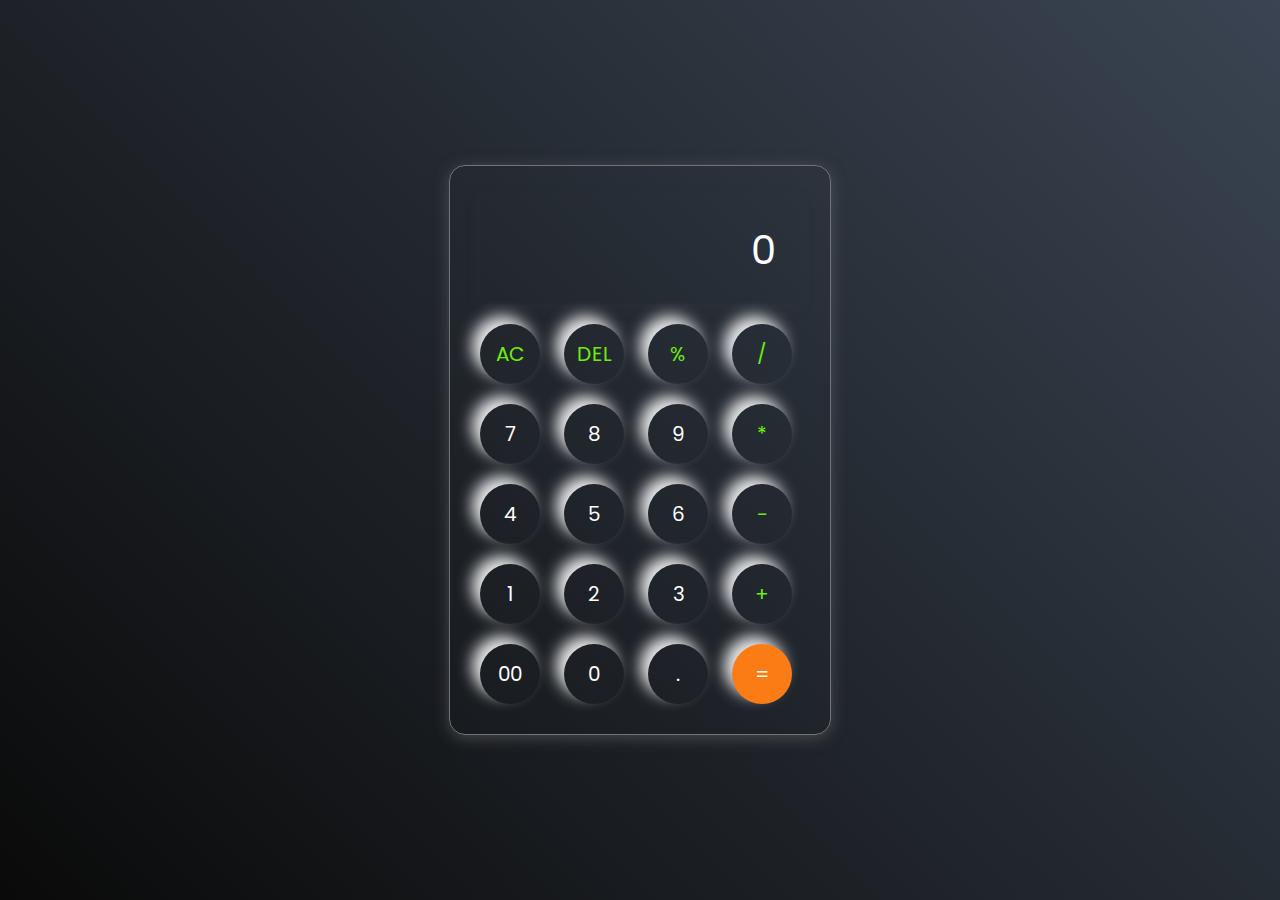
<file: index.html>
<!DOCTYPE html>
<html>
    <head>
        <meta charset="UTF-8">
        <meta http-equiv="X-UA-Compatible" content="IE=edge">
        <meta name="viewport" content="width=device-width", initial-scale=1>
        <link rel="stylesheet" href="style.css">
        <title>Calculator</title>


    </head>
    <body>
        <div class="calculator">
            <input type="text" placeholder="0" id="inputBox">
            <div>
                <button class="operator">AC</button>
                <button class="operator">DEL</button>
                <button class="operator">%</button>
                <button class="operator">/</button>
            </div>
            <div>
                <button>7</button>
                <button>8</button>
                <button>9</button>
                <button class="operator">*</button>
            </div>
            <div>
                <button>4</button>
                <button>5</button>
                <button>6</button>
                <button class="operator">-</button>
            </div>
            <div>
                <button>1</button>
                <button>2</button>
                <button>3</button>
                <button class="operator">+</button>
            </div>
            <div>
                <button>00</button>
                <button>0</button>
                <button>.</button>
                <button class="equalBtn">=</button>
            </div>

        </div>
        <script src="script.js">
            </script>

    </body>
</html>
</file>
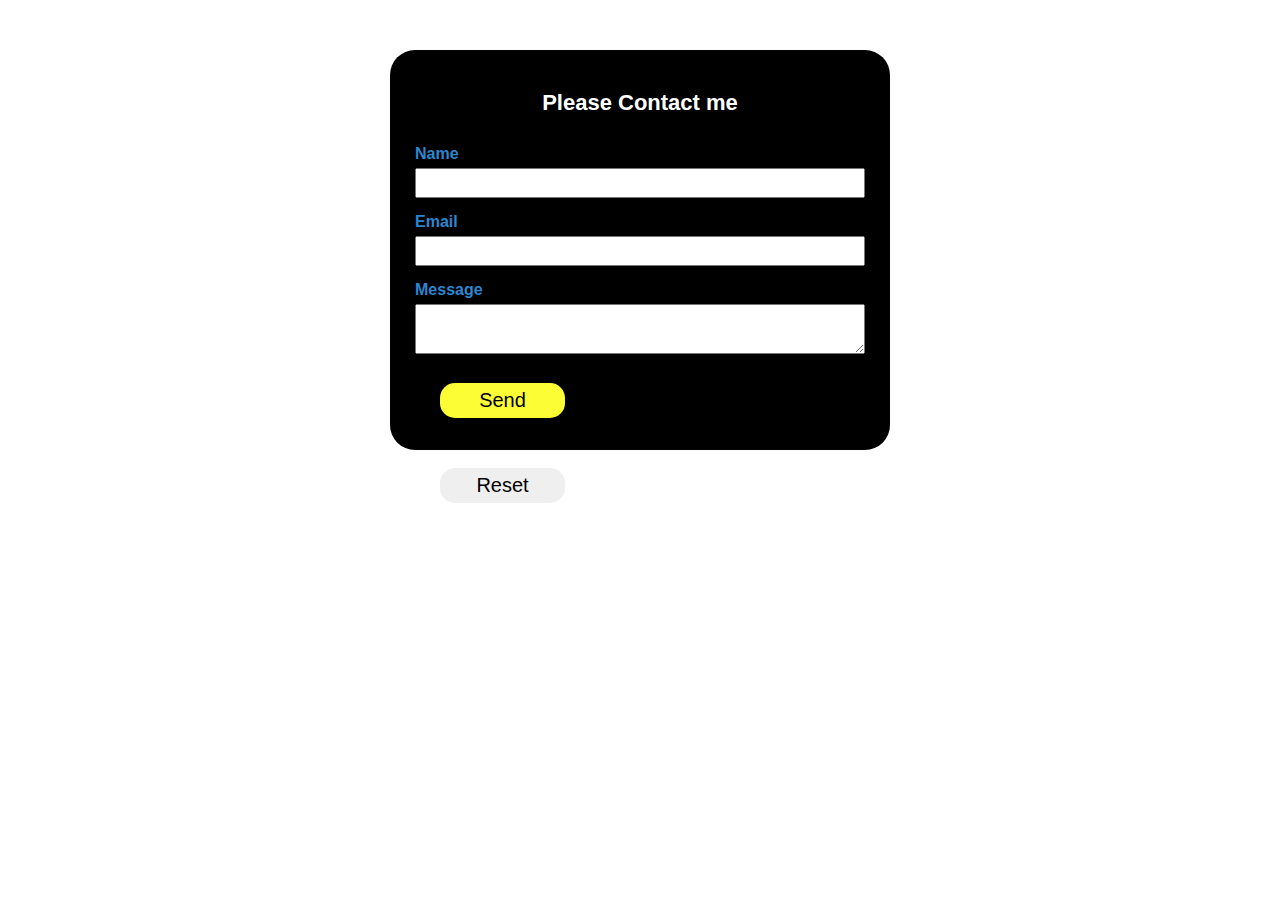
<file: contact form project/index.html>
<!DOCTYPE html>
<html lang="en">
    <head>
        <meta charset="UTF-8">
        <meta name="viewport" content="width=device-width,initial scale=1.0">
        <meta http-equiv="X-UA-Compatible" content="ie=edge">
        <link rel="stylesheet" href="style.css">
        <title>Contact Form</title>
    </head>
    <body>
        <form id="form">
            <h1>Please Contact me</h1>
            <div>
                <label for="name">Name</label><br>
                <input id="name" name="name">
            </div>
            <div>
                <label for="email">Email</label><br>
                <input type="emial" id="email" name="email">
            </div>
            <div>
                <label for="message">Message</label><br>
                <textarea id="message" name="message"></textarea>
            </div>
            <div>
                <div id="buttons-row">
                    <div class="buttons">
                        <button type="submit" id="send">Send</button>
                    </div>
                    <div class="buttons">
                        <button id="reset">Reset</button>
                    </div>

                </div>
            </div>
        </form>
        <script src="app.js"></script>
    </body>
</html>
</file>
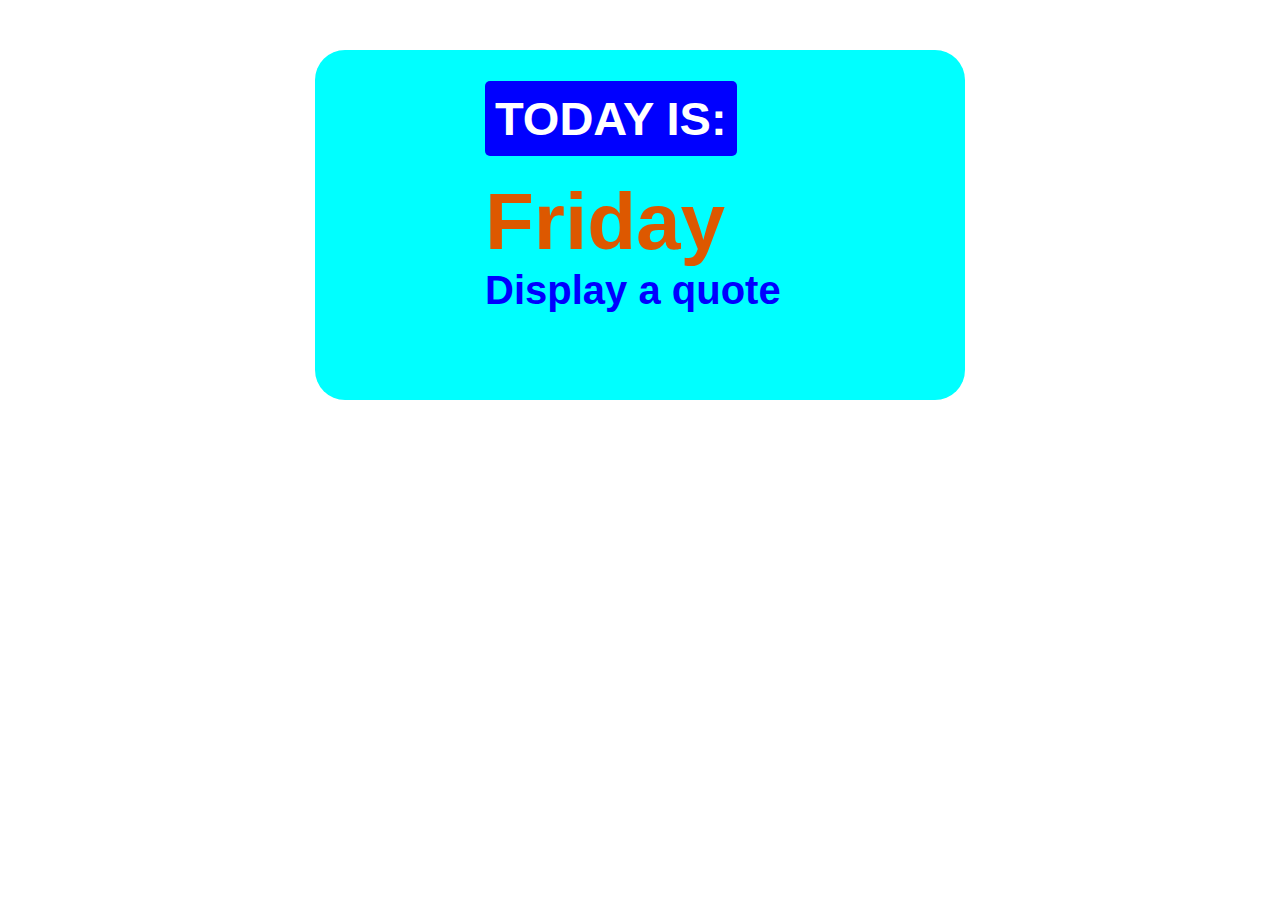
<file: Day of the week app/index.html>
<!DOCTYPE html>
<html lang="en">
    <head>
        <meta charset="UTF-8">
        <meta name="viewport" content="width=device-width, initial-scale=1.0">
        <meta http-equiv="X-UA-Compatible" content="ie=edge">
        <link rel="stylesheet" href="style.css">
        <title>Day of the Week</title>

    </head>
    <body>
        <div id="container">
            <h1>Today is:</h1>
            <div>
            <span id="weekday">Display day of week</span>
            <br>
            <span id="phrase">Display a quote</span>
            </div>
        </div>
        <script src="app.js"></script>
        

    </body>
</html>
</file>
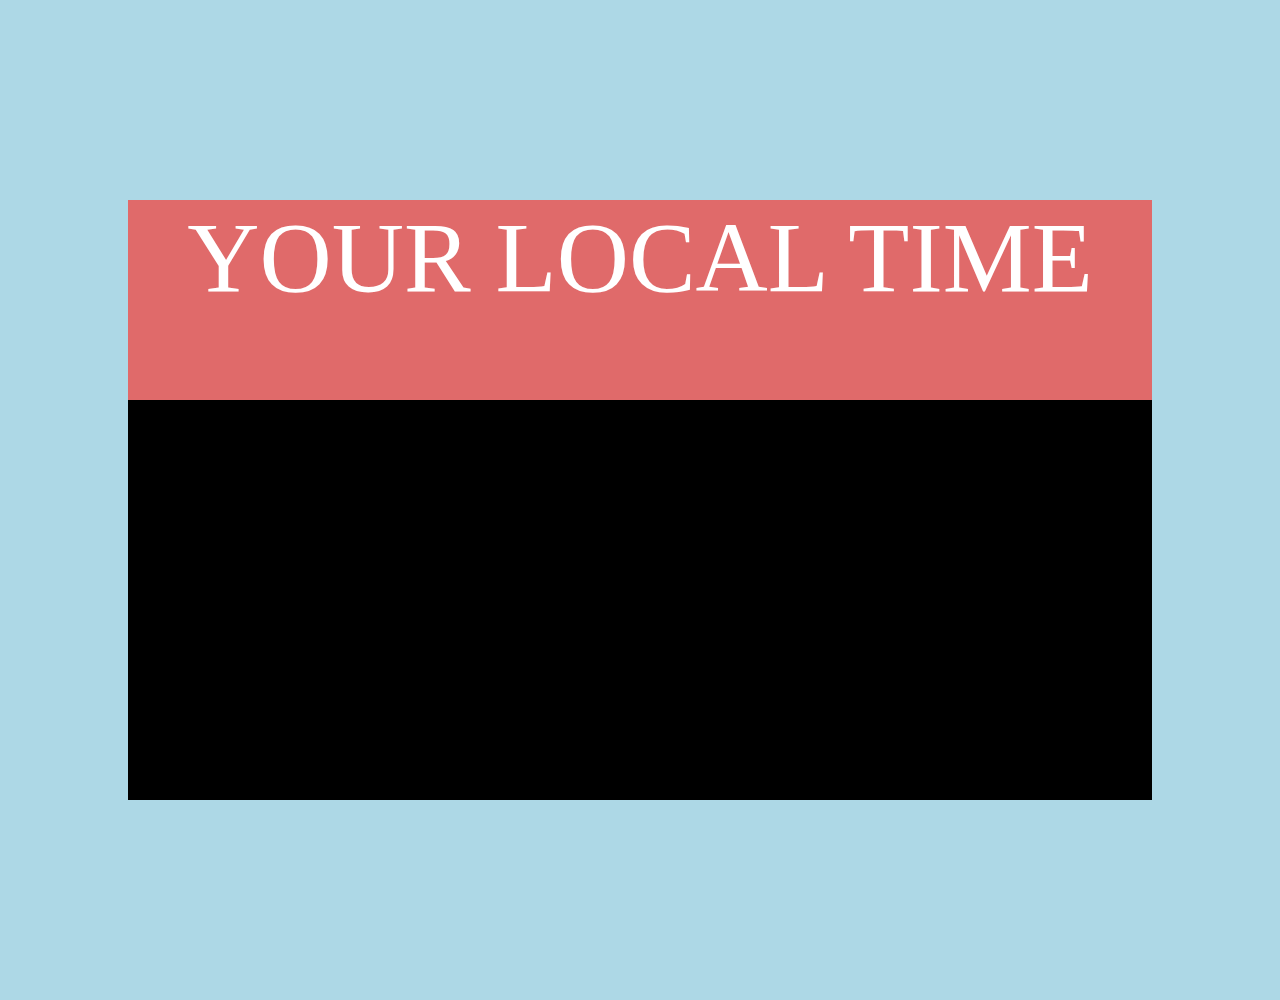
<file: Digital clock/index.html>
<!DOCTYPE html>
<html lang="en">
    <head>
        <meta charset="UTF-8">
        <meta name="viewport" content="width=device-width, initial-scale=1.0">
        <meta http-equiv="X-UA-Compatible" content="ie=edge">
        <link rel="stylesheet" type="text/css" href="style.css">
        <title>Your Local Time</title>
    </head>
    <body>
        <div id="banner"><span>Your local time</span></div>
        <div id="clock"></div>
        <script src="app.js"></script>
    </body>
</html>
</file>
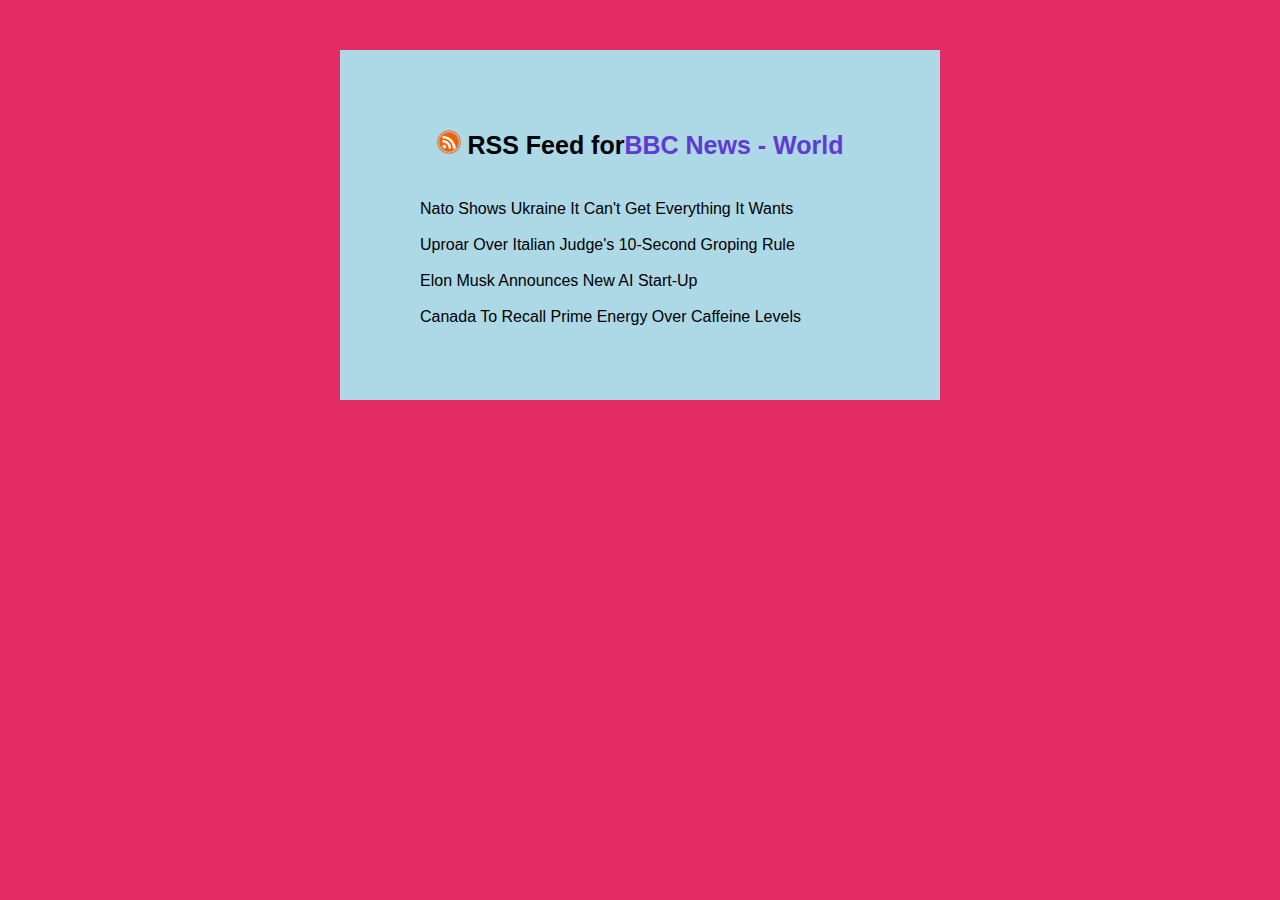
<file: RSS news feed project/index.html>
<!DOCTYPE html>
<html lang = "en">
    <head>
        <meta charset="UTF-8">
        <meta name="viewport" content="width=device-width, initial-scale=1.0">
        <meta http-equiv="X-UX-Compatible" content="ie=edge">
        <link rel="stylesheet" type="text/css" href="style.css">
        <title>RSS News Feed</title>
    </head>
        <body>
            <div id="canvas">
                <div id="heading">
                    <h3><img src="iconfinder_rss-feeds_88489.png"> RSS Feed for<span id="selectionTitle">BBC News - World</span> </h3>
                    <h4 id="date"></h4>
                </div>
                <div id="feed-textarea">
                    <ul>
                        <li>Nato shows Ukraine it can't get everything it wants</li> <br>

                        <li>Uproar over Italian judge's 10-second groping rule</li> <br>
                        <li>Elon Musk announces new AI start-up</li> <br>
                        <li>Canada to recall prime Energy over caffeine levels</li> <br>
                    </ul>
                </div>
            </div>
            <script src="http://https://static.sekandocdn.net/static/feednami/feednami-client-v1.1.js"></script>
            <script src="app.js"></script>

        </body>
    
    
</html>
</file>
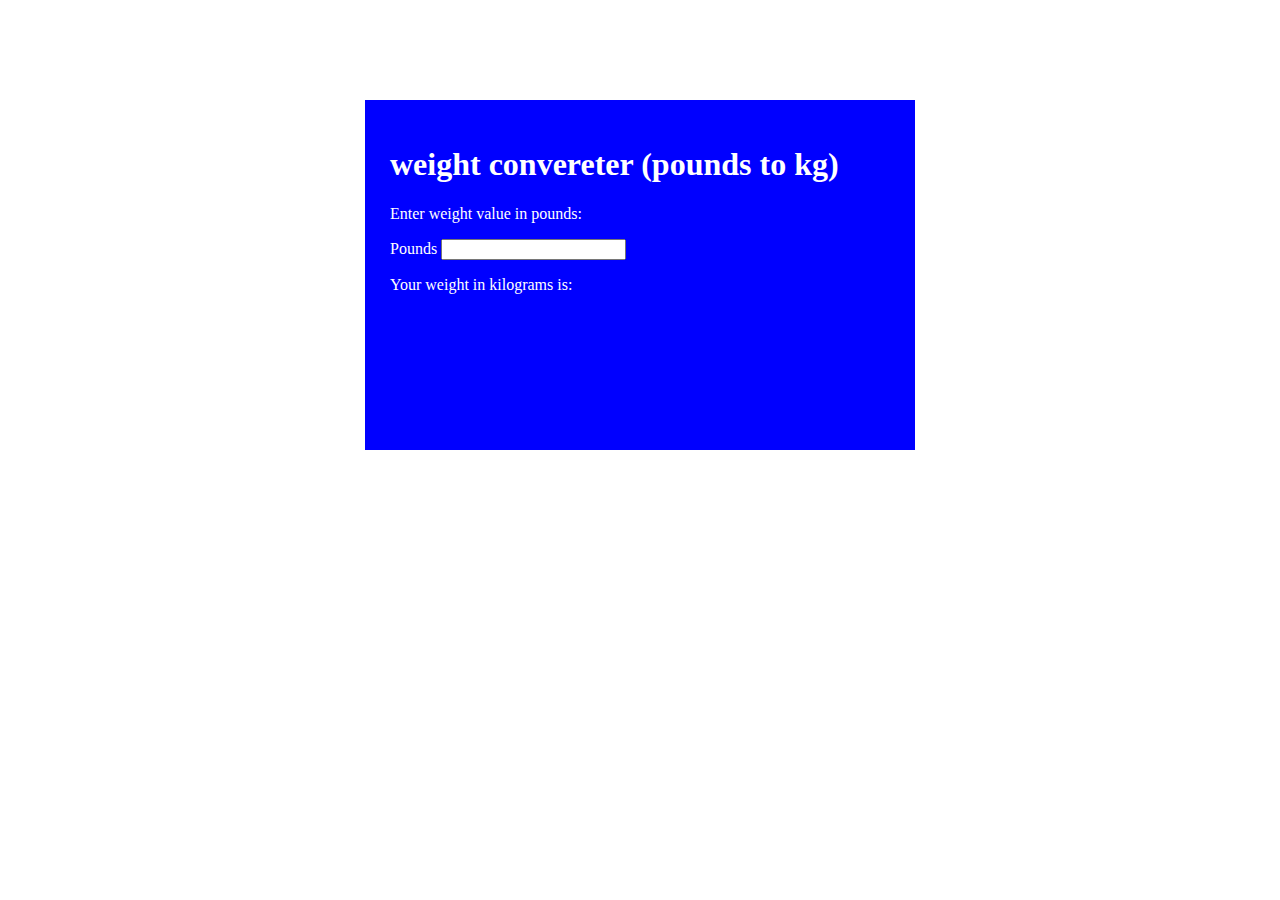
<file: weight converstion tool/index.html>
<!DOCTYPE html>
<html lang="en">
    <head>
        <meta charset="UTF-8">
        <meta name="viewport" content="width=device-width,initial sale=1.0">
        <meta http-equiv="X-UA-Compatible" content="id=edge">
        <link rel="stylesheet" href="style.css">
        <title>Weight converstion tool</title>
    </head>
    <body>
        <div>
            <form>
                <h1>weight convereter (pounds to kg)</h1>
                <p>Enter weight value in pounds:</p>
                <label>Pounds</label>
                <input type="number" step=".1">
                <p>Your weight in kilograms is:<span id="result"></span></p>
            </form>
        </div>
        <script src="script.js"></script>
    </body>
</html>
</file>
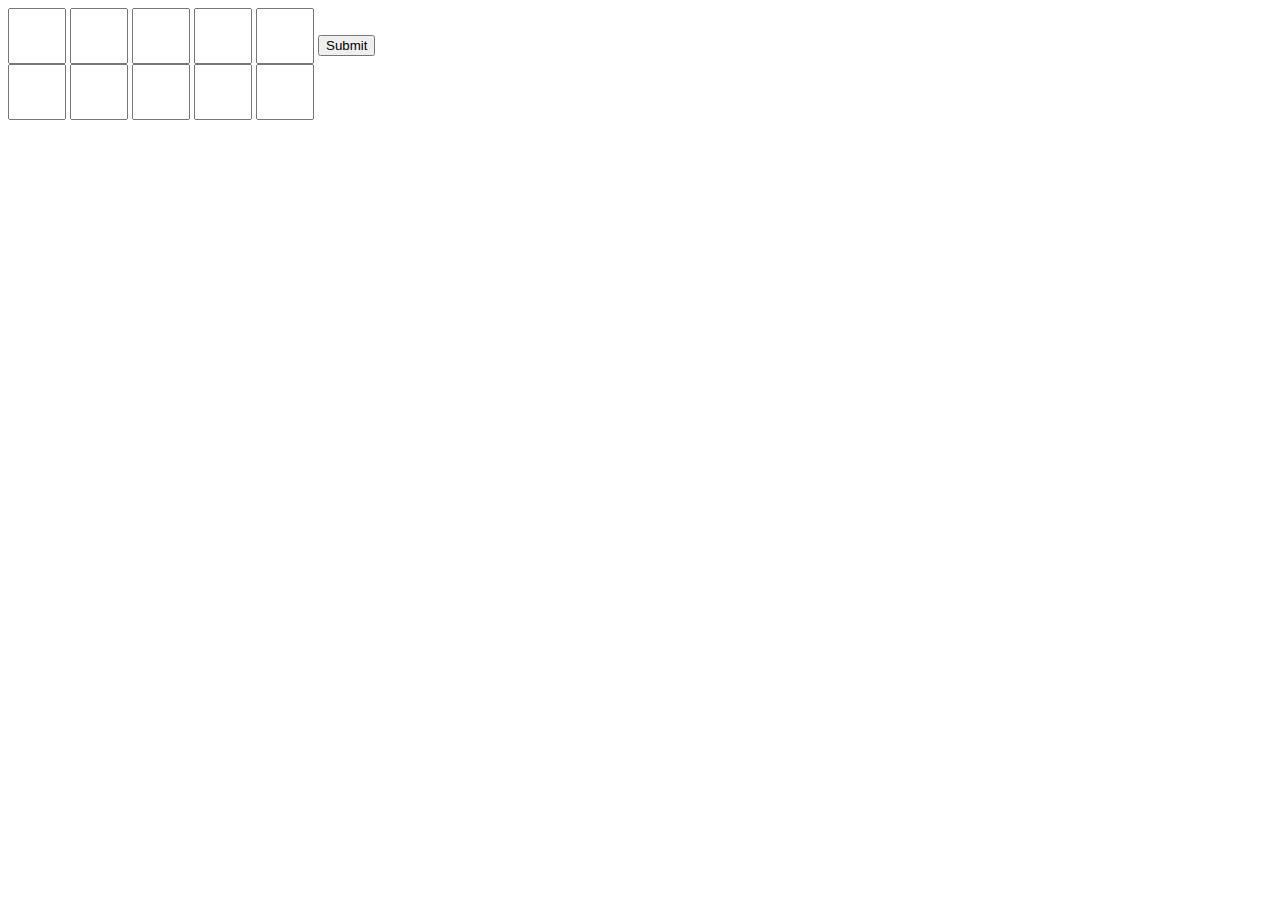
<file: Wordle/index.html>
<!DOCTYPE html>
<html lang="en">
    <head>
        <meta charset="UTF-8">
        <meta http-equiv="X-UA-Compatible" content="IE=edge">
        <meta name="viewport" content="width=device-width", initial-scale-1.0>
        <title>Document</title>
    </head>
    <body>
        <style>
            input {
                width: 50px;
                height: 50px;
                font-size: 40px;
                text-align: center;
            }
        </style>
        <input class="input">
        <input class="input">
        <input class="input">
        <input class="input">
        <input class="input">
        <button>Submit</button>

        <script>
            var 답 = ['Dubai','Friday', 'Monday'];
            

            document.querySelector('button').addEventListener('click', 
            function(){
                var input = document.querySelectorAll('.input');

                for (let i = 0; i < 5; i++){

                
                //1. 위치까지 맞으면 초록칠
                if(input[i].value == 답[i]) {
                 input[i].style.background = 'green';


                } else if (답.includes(input[i].value)){
                    input[i].style.background = 'yellow';
                } else {
                    input[i].style.background = 'grey';
                }
                //2. 위치는 안맞으면 노란칠
                //3. 다 안맞으면 회색칠
                
            }

            })
            
            
            


            
        

        var template = `<div>
            <input class="input">
            <input class="input">
            <input class="input">
            <input class="input">
            <input class="input">

            </div> `;
            document.querySelector('body').insertAdjacentHTML
            ('beforeend', template);
            </script>

        

        
        
    </body>
    </html>
</file>
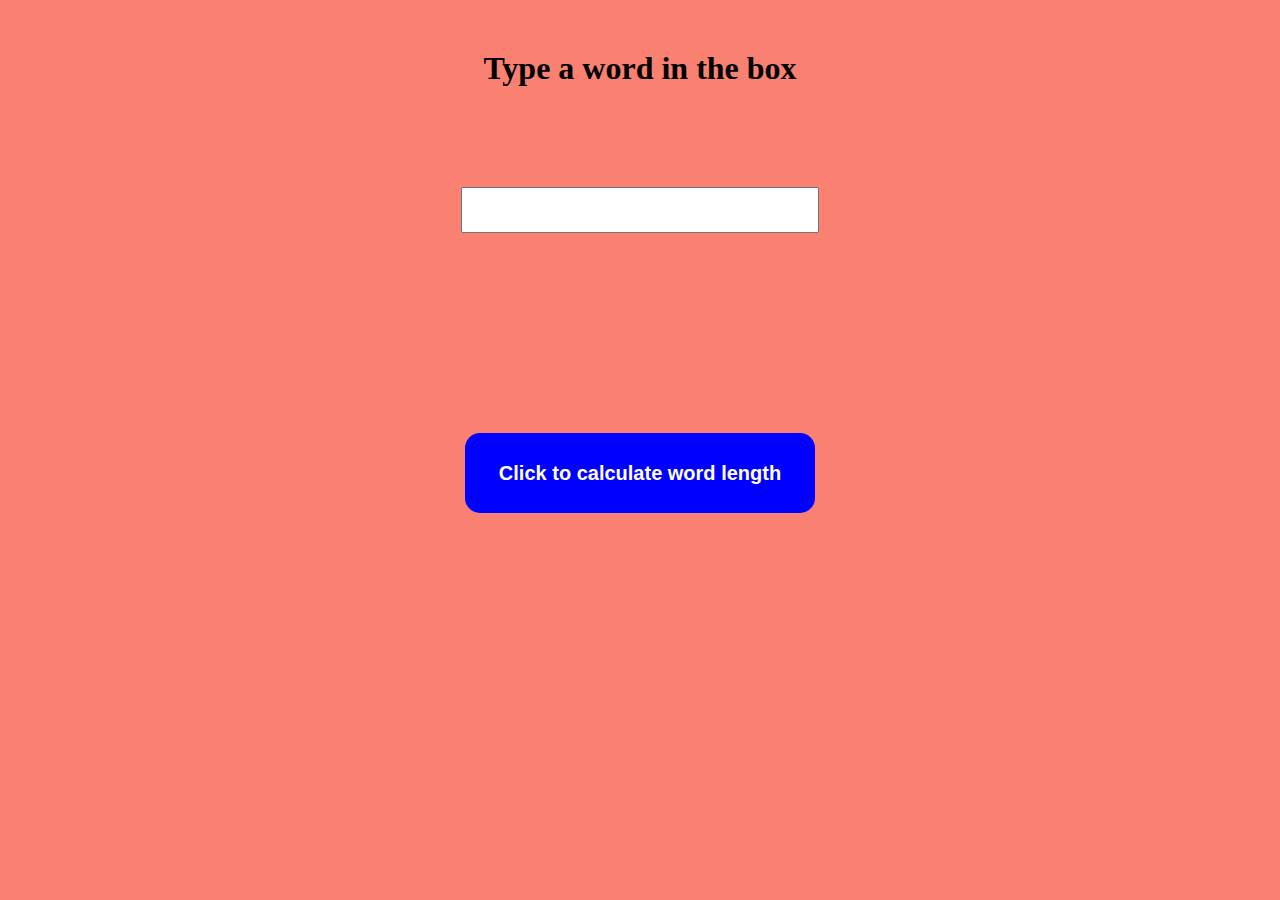
<file: Javascript/word length calcuator/index.html>
<!DOCTYPE html>
<html lang="en">
    <head>
        <meta charset="UTF-8">
        <meta name="viewport" content="width=device-width, initial-scale=1.0">
        <meta http-equiv="X-UA-Compatible" content="ie=edge">
        <link rel="stylesheet" href="style.css">
        <title>Word Length Calcuator</title>
    </head>
    <body>
        <h1>Type a word in the box</h1>
        <input type="text" id="str">
        <div id="output"></div>
        <button id="btn"><h2>Click to calculate word length</h2></button>
        <script src="app.js"></script>
    </body>
</html>
</file>
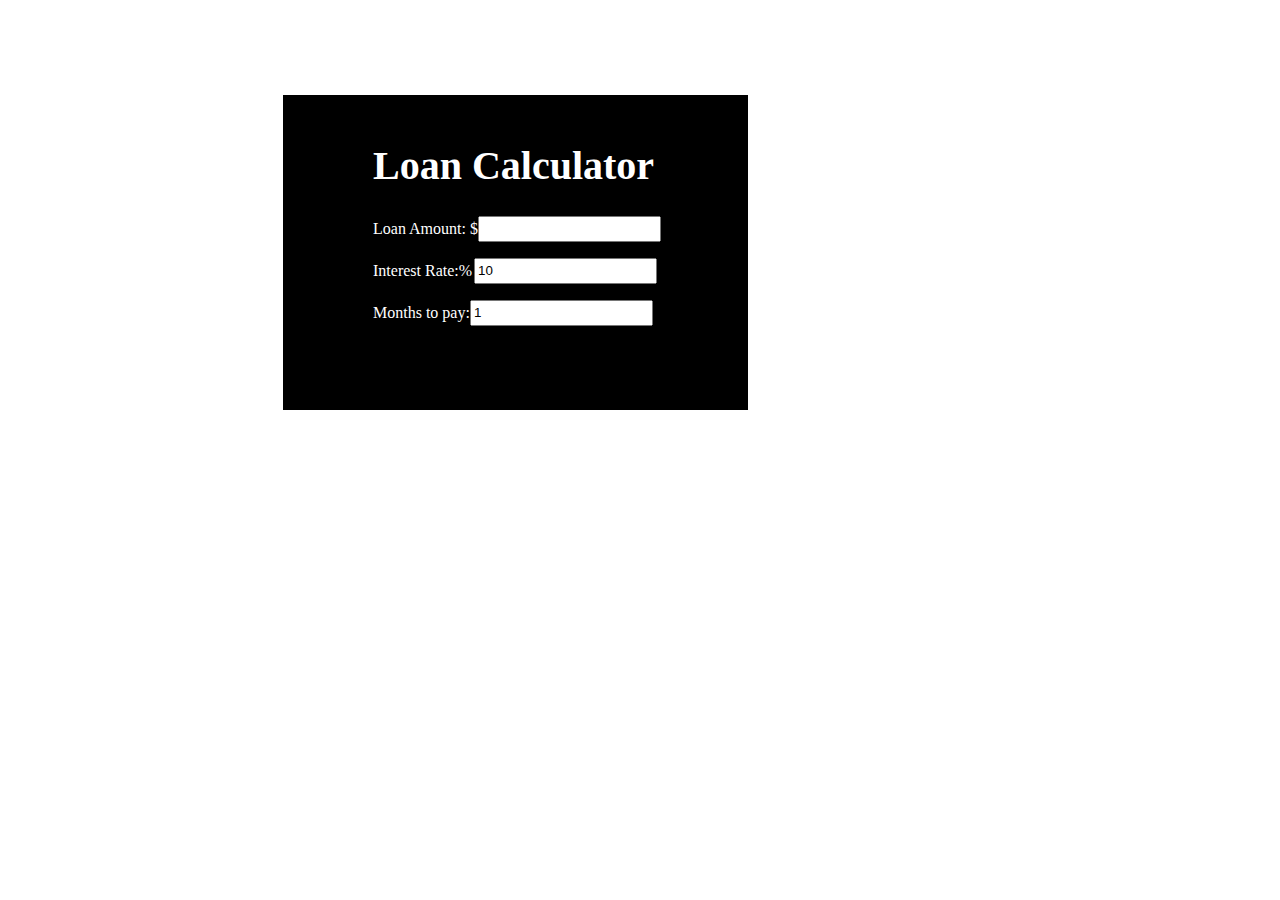
<file: Mortgade Loan Caluator/indetx.html>
<!DOCTYPE html>
<html lang = "en">
    <head>
        <meta charset="UTF-8> 
        <meta name="viewport" content="width=device-width,initial-scale=1.0"> 
        <meta http-equiv="X-UA-Compatible" content="id=edge">
        <link rel="stylesheet" href="style.css">
        <title>Mortgage Loan Calculator</title>

    </head>

    <body>
        <div id="loancal">
            <h1>Loan Calculator</h1>
            <p>Loan Amount: $<input id="amount" type="number" min="1" max="5000000" onchange="computeLoan()"> </p>
            <p>Interest Rate:%<input id="interest_rate" min="0" max="100" value="10" step=".1" onchange="computeLoan()"> </p>
            <p>Months to pay:<input id="months" type="number" min="1" max="300" value="1" step="1" onchange="computeLoan()"></p>
            <h2 id="payment"></h2>
        </div>
        <script src="app.js"></script>

    </body>
</html>
</file>
<file: style.css>
@import url('https://fonts.googleapis.com/css2?family=Poppins:ital@1&display=swap');

* {
    margin: 0;
    padding: 0;
    box-sizing: border-box;
    font-family: 'Poppins', sans-serif;

}

body{
    width: 100%;
    height: 100vh;
    display: flex;
    justify-content: center;
    align-items: center;
    background: linear-gradient(45deg, #0a0a0a, #3a4452);
}

.calculator {
    border: 1px solid #717377;
    padding: 20px;
    border-radius: 16px;
    background: transparent;
    box-shadow: 0px 3px 15px rgba(113, 115, 119, 0.5);

}

input {
    width: 320px;
    border: none;
    padding: 24px;
    margin: 10px;
    background: transparent;
    box-shadow: 0px 3px 15px rgba(84, 84, 84, 0.1);
    font-size: 40px;
    text-align: right;
    cursor: pointer;

}

input::placeholder {
    color: #ffffff;
}
button{
    border: none;
    width: 60px;
    height: 60px;
    margin: 10px;
    border-radius: 50%;
    background: transparent;
    color: #ffffff;
    font-size: 20px;
    box-shadow: -8px -8px 15px rgba(255, 255, 255, 0.9);
    cursor: pointer;
}
.equalBtn{
    background-color: #fb7c14;
}
.operator{
    color: #6dee0a;
}
</file>
<file: contact form project/style.css>
form {
    background-color: black;
    width: 500px;
    border-radius: 25px;
    height: 400px;
    padding: 25px;
    font-family: Arial, Helvetica, sans-serif;
    box-sizing: border-box;
    margin: 50px auto 50px;
}
form h1 {
    color: white;
    text-align: center;
    font-size: 22px;
}

label {
    color: rgb(43, 134, 209);
    font-weight: bold;
    padding-bottom: 5px;
    padding-top: 15px;
    display: inline-block;
}

input,textarea{
    box-sizing: border-box;
    width: 450px;
    height: 30px;
    padding-left: 5px;
    font-family: Arial, Helvetica, sans-serif;
}

textarea{
    height: 50px;
}

#button-row {
    display: flex;
    justify-content: space-evenly;
}

button { 
    flex-grow: 1;
    width: 125px;
    margin: 25px;
    border: none;
    border-radius: 15px;
    height: 35px;
    font-size: 20px;
}

button#send {
    background-color: rgb(253,253,54);
    color:black;
}
</file>
<file: Day of the week app/style.css>
body {
    font-family: Arial, Helvetica, sans-serif;
    margin: 50px;
    background: #fff;
}

#container{
    width: 650px;
    height: 350px;
    background-color: #00ffff;
    margin: auto;
    border-radius: 30px;
}

h1 {
    font-size: 47px;
    font-weight: 600;
    color: #fff;
    text-transform: uppercase;
    margin-bottom: 20px;
    margin-left: 170px;
    background: #0000ff;
    padding: 10px;
    border-radius: 5px;
    display: inline-block;

}

#weekday {
    font-size: 80px;
    color: #dd5800;
    font-weight: 800;
    margin-left: 170px;
}

#phrase {
    font-size: 40px;
    color: #0000ff;
    font-weight: 800;
    margin-left: 170px;
}
</file>
<file: Digital clock/style.css>
body {
    background-color: lightblue;
    margin: 200px auto;
    text-align: center;
}

#banner {
    font-size: 100px;
    text-transform: uppercase;
    background-color: rgb(224, 106, 106);
    color: white;
    height: 200px;
    width: 80%;
    margin: 0 auto;
}

#clock {
    background-color: black;
    font-size: 250px;
    color: white;
    height: 400px;
    width: 80%;
    margin: 0 auto;
}
</file>
<file: RSS news feed project/style.css>
html {
    background-color: #E42C64;
}

#canvas {
    box-sizing: border-box;
    width: 600px;
    background-color: lightblue;
    margin: 50px auto;
    padding: 40px;
    font-family: 'Trebuchet MS', 'Lucida Sans Unicode', 'Lucida Grande', 'Lucida Sans', Arial, sans-serif;

}

#heading {
    text-align: center;
}

h3 {
    font-size: 25px;
    padding: 15px;
}

span {
    color: #613AD3;
}
#date {
    color: #E42C64;
}

ul {
    list-style: none;
    font-size: 16px;
    text-transform: capitalize;
}

ul a {
    text-decoration: none;
    color: #614AD3;
    font-weight: 800;
    font-size: 1.2em;
}

ul a:hover {
    color: #E42C64;
}
</file>
<file: weight converstion tool/style.css>
form {
    background-color: blue;
    color: white;
    width: 500px;
    height: 300px;
    margin: 100px auto 100px;
    padding: 25px;
}
.error {
    color: red;

}

.no-error {
    color: rgb(0,255,0);
}
</file>
<file: Javascript/word length calcuator/style.css>
body {
    background-color: #FA8072;
    text-align: center;
}

input {
    margin: 100px auto 100px;
    /* margin-left: 220px; */
    width: 350px;
    height: 40px;
    display: block;
    text-align: center;
}

#output {
    margin-top: 45px;
    width: 100px;
    background: lightgreen;
    margin: 100px auto 100px;
}

#btn {
    width: 350px;
    height: 80px;
    color: #fff;
    background-color: blue;
    border-style: none;
    border-radius: 15px;
    margin-top: 100px;
    /* margin-left: 385px; */
}

h1 {
    color: #000;
    margin-top: 50px;
}
</file>
<file: Mortgade Loan Caluator/style.css>
#loancal {
    width: 375px;
    height: 295px;
    background-color: #000;
    color: #fff;
    margin-left: 275px;
    margin-top: 95px;
    padding-left: 90px;
    padding-top: 20px;

}

#months, #amount, #interest_rate {
    width: 175px;
    height: 20px;
}

#interest_rate {
    margin-left: 2px;
}
h1 {
    font-size: 40px;
}
</file>
